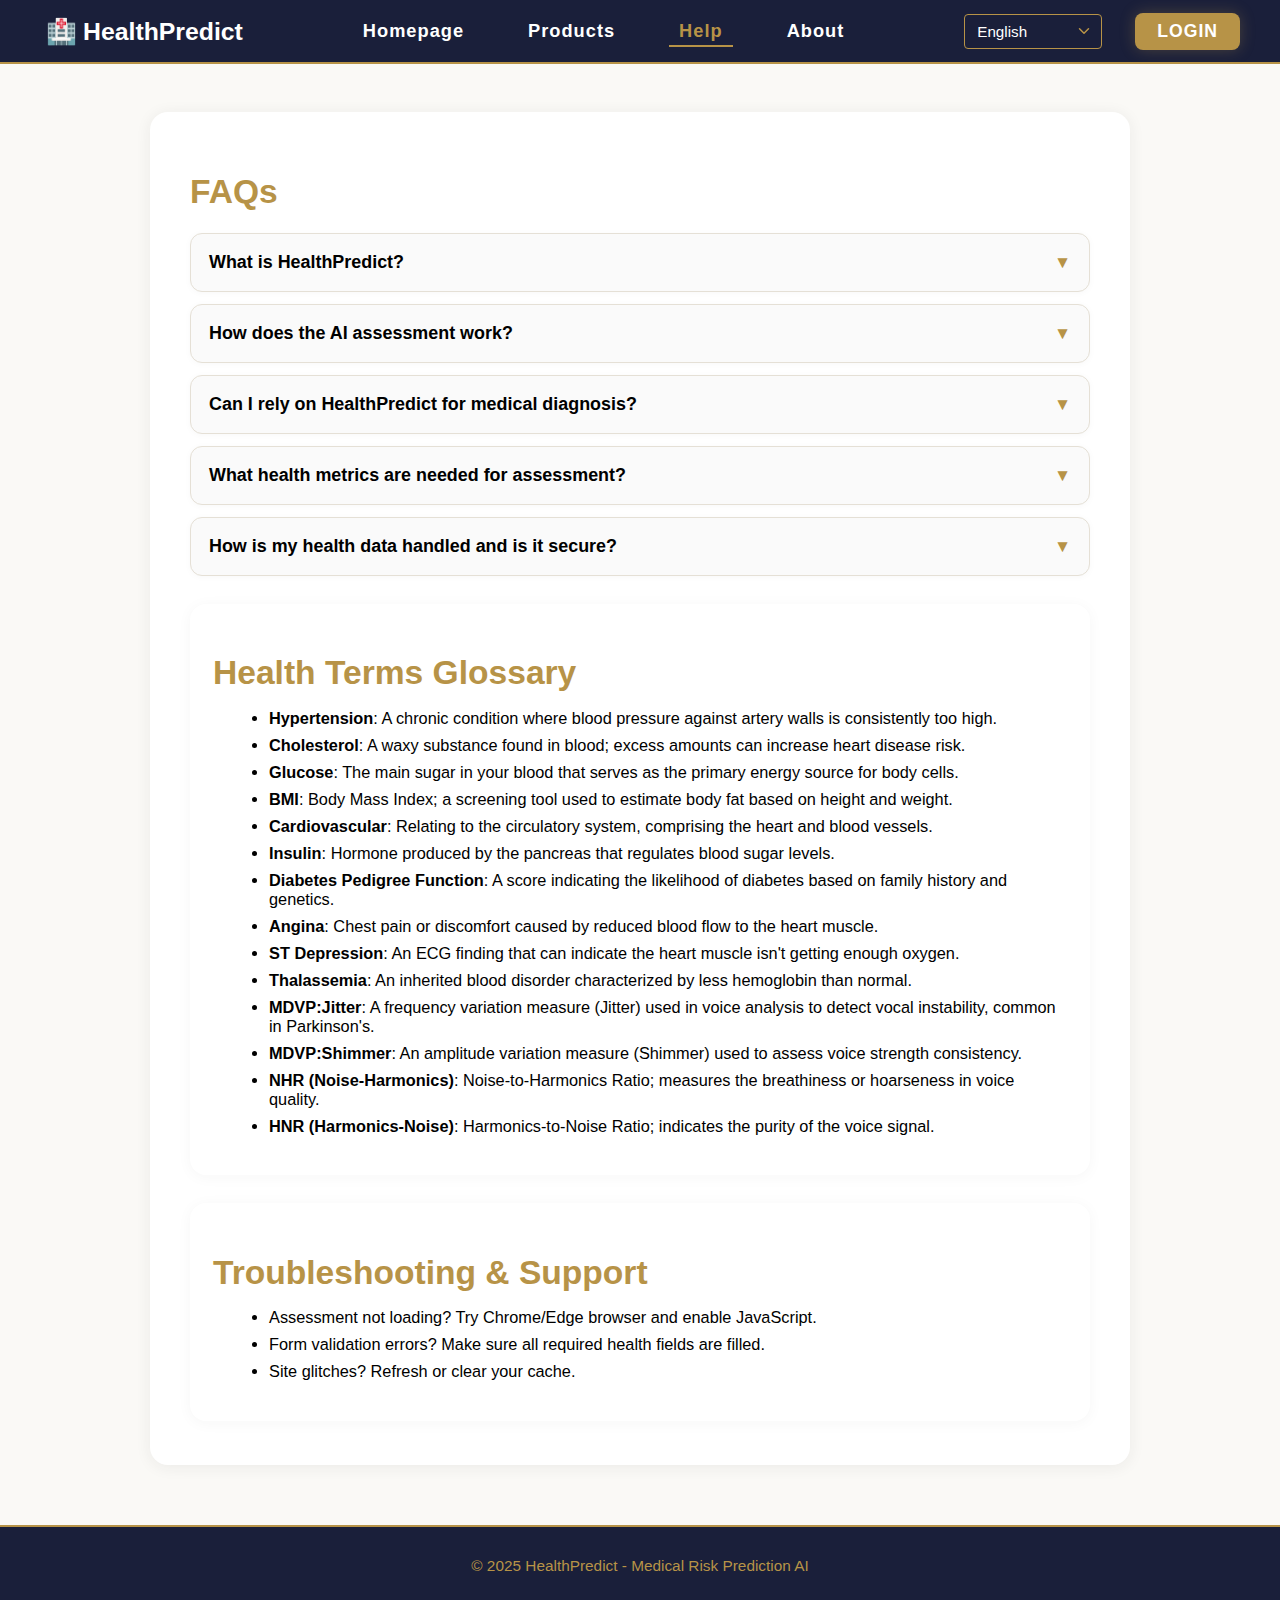
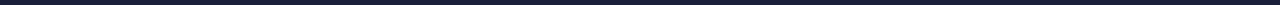
<file: frontend/help.html>
<!DOCTYPE html>
<html lang="en">

<head>
  <meta charset="UTF-8" />
  <meta name="viewport" content="width=device-width, initial-scale=1" />
  <meta name="description"
    content="HealthPredict Help & FAQ - Get answers about our AI medical risk assessment tools" />
  <meta name="keywords" content="help, FAQ, medical AI, health prediction, support" />
  <meta property="og:title" content="HealthPredict - Help & FAQ" />
  <meta property="og:description" content="Get help and answers about HealthPredict" />
  <link rel="icon" type="image/x-icon" href="favicon.ico">
  <title>HealthPredict - Help & FAQ</title>
  <link rel="stylesheet" href="./css/global.css?v=1.1" />
  <link rel="stylesheet" href="./css/help.css?v=1.1" />
  <link rel="preconnect" href="https://fonts.googleapis.com">
  <link rel="preconnect" href="https://fonts.gstatic.com" crossorigin>
  <link href="https://fonts.googleapis.com/css2?family=Noto+Serif+Devanagari:wght@100..900&display=swap"
    rel="stylesheet">
  <script src="./js/help.js" defer></script>
</head>

<body>
  <!-- NAVBAR -->
  <header>
    <div class="navbar">
      <div class="logo-text">🏥<span class="logo-text">HealthPredict</span></div>
      <nav>
        <ul class="nav-menu">
          <li><a href="index.html" class="nav-link" data-i18n="nav.home">Homepage</a></li>
          <li><a href="product.html" class="nav-link" data-i18n="nav.products">Products</a></li>
          <li><a href="help.html" class="nav-link active" data-i18n="nav.help">Help</a></li>
          <li><a href="about.html" class="nav-link" data-i18n="nav.about">About</a></li>
        </ul>
      </nav>
      <div style="display: flex; gap: 10px; align-items: center;">
        <select id="lang-select" class="lang-select">
          <option value="en">English</option>
          <option value="mr">Marathi (मराठी)</option>
        </select>
        <a href="login.html" class="login-btn" data-i18n="nav.login">Login</a>
      </div>
    </div>
  </header>

  <!-- MAIN CONTENT -->
  <main>
    <section class="help-container">
      <div class="faq-section">
        <h1 class="faq-title" data-i18n="help.faq_title">FAQs</h1>

        <div class="faq-list">
          <div class="faq-card">
            <button class="faq-question"><span data-i18n="help.q1">What is HealthPredict?</span></button>
            <div class="faq-answer">
              <p data-i18n="help.a1">HealthPredict is an AI-powered medical risk assessment platform that helps you
                evaluate your risk for heart disease, Parkinson's disease, and diabetes based on your health metrics and
                medical history.</p>
            </div>
          </div>
          <div class="faq-card">
            <button class="faq-question"><span data-i18n="help.q2">How does the AI assessment work?</span></button>
            <div class="faq-answer">
              <p data-i18n="help.a2">Our AI uses advanced machine learning models to analyze your health data—such as
                age, blood pressure, glucose levels, and family history—to provide a comprehensive risk assessment.</p>
            </div>
          </div>
          <div class="faq-card">
            <button class="faq-question"><span data-i18n="help.q3">Can I rely on HealthPredict for medical
                diagnosis?</span></button>
            <div class="faq-answer">
              <p data-i18n="help.a3">No, HealthPredict is not a substitute for a licensed healthcare provider. It
                provides risk assessments, not medical diagnoses. Always consult a qualified physician for medical
                advice and diagnosis.</p>
            </div>
          </div>
          <div class="faq-card">
            <button class="faq-question"><span data-i18n="help.q4">What health metrics are needed for
                assessment?</span></button>
            <div class="faq-answer">
              <p data-i18n="help.a4">Each assessment requires basic health metrics like age, weight, blood pressure,
                cholesterol levels, glucose levels, and family medical history. Most assessments take less than 5
                minutes to complete.</p>
            </div>
          </div>
          <div class="faq-card">
            <button class="faq-question"><span data-i18n="help.q5">How is my health data handled and is it
                secure?</span></button>
            <div class="faq-answer">
              <p data-i18n="help.a5">We prioritize your privacy: your health data is not stored permanently and is used
                only for assessment processing. HealthPredict does not share your personal health information with third
                parties.</p>
            </div>
          </div>
        </div>

        <!-- MEDICAL GLOSSARY -->
        <div class="support-below-faq">
          <h2 style=" color: #B79347; font-size: 2.1rem; font-weight: 800;" data-i18n="help.glossary_title">Health Terms
            Glossary</h2>
          <ul>
            <li><b>Hypertension</b>: <span data-i18n="help.g1">A chronic condition where blood pressure against artery
                walls is consistently too high.</span></li>
            <li><b>Cholesterol</b>: <span data-i18n="help.g2">A waxy substance found in blood; excess amounts can
                increase heart disease risk.</span></li>
            <li><b>Glucose</b>: <span data-i18n="help.g3">The main sugar in your blood that serves as the primary energy
                source for body cells.</span></li>
            <li><b>BMI</b>: <span data-i18n="help.g4">Body Mass Index; a screening tool used to estimate body fat based
                on height and weight.</span></li>
            <li><b>Cardiovascular</b>: <span data-i18n="help.g5">Relating to the circulatory system, comprising the
                heart and blood vessels.</span></li>
            <li><b>Insulin</b>: <span data-i18n="help.g6">Hormone produced by the pancreas that regulates blood sugar
                levels.</span></li>
            <li><b>Diabetes Pedigree Function</b>: <span data-i18n="help.g7">A score indicating the likelihood of
                diabetes based on family history and genetics.</span></li>
            <li><b>Angina</b>: <span data-i18n="help.g8">Chest pain or discomfort caused by reduced blood flow to the
                heart muscle.</span></li>
            <li><b>ST Depression</b>: <span data-i18n="help.g9">An ECG finding that can indicate the heart muscle isn't
                getting enough oxygen.</span></li>
            <li><b>Thalassemia</b>: <span data-i18n="help.g10">An inherited blood disorder characterized by less
                hemoglobin than normal.</span></li>
            <li><b>MDVP:Jitter</b>: <span data-i18n="help.g11">A frequency variation measure (Jitter) used in voice
                analysis to detect vocal instability, common in Parkinson's.</span></li>
            <li><b>MDVP:Shimmer</b>: <span data-i18n="help.g12">An amplitude variation measure (Shimmer) used to assess
                voice strength consistency.</span></li>
            <li><b>NHR (Noise-Harmonics)</b>: <span data-i18n="help.g13">Noise-to-Harmonics Ratio; measures the
                breathiness or hoarseness in voice quality.</span></li>
            <li><b>HNR (Harmonics-Noise)</b>: <span data-i18n="help.g14">Harmonics-to-Noise Ratio; indicates the purity
                of the voice signal.</span></li>
          </ul>
        </div>

        <!-- SUPPORT -->
        <div class="support-below-faq">
          <h2 style=" color: #B79347; font-size: 2.1rem; font-weight: 800;" data-i18n="help.support_title">
            Troubleshooting & Support</h2>
          <ul>
            <li data-i18n="help.s1"><b>Assessment not loading?</b> Try Chrome/Edge browser and enable JavaScript.</li>
            <li data-i18n="help.s2"><b>Form validation errors?</b> Make sure all required health fields are filled.</li>
            <li data-i18n="help.s3"><b>Site glitches?</b> Refresh or clear your cache.</li>
          </ul>
        </div>
        <div class="contact">

        </div>
      </div>
    </section>
  </main>

  <!-- FOOTER -->
  <footer>
    <p data-i18n="help.footer">© 2025 HealthPredict - Medical Risk Prediction AI</p>
  </footer>

  <!-- Global Scripts -->
  <script src="./js/translations.js?v=1.1"></script>
  <script src="./js/global.js?v=1.1" defer></script>
  <script src="./js/help.js?v=1.1" defer></script>
</body>

</html>
</file>
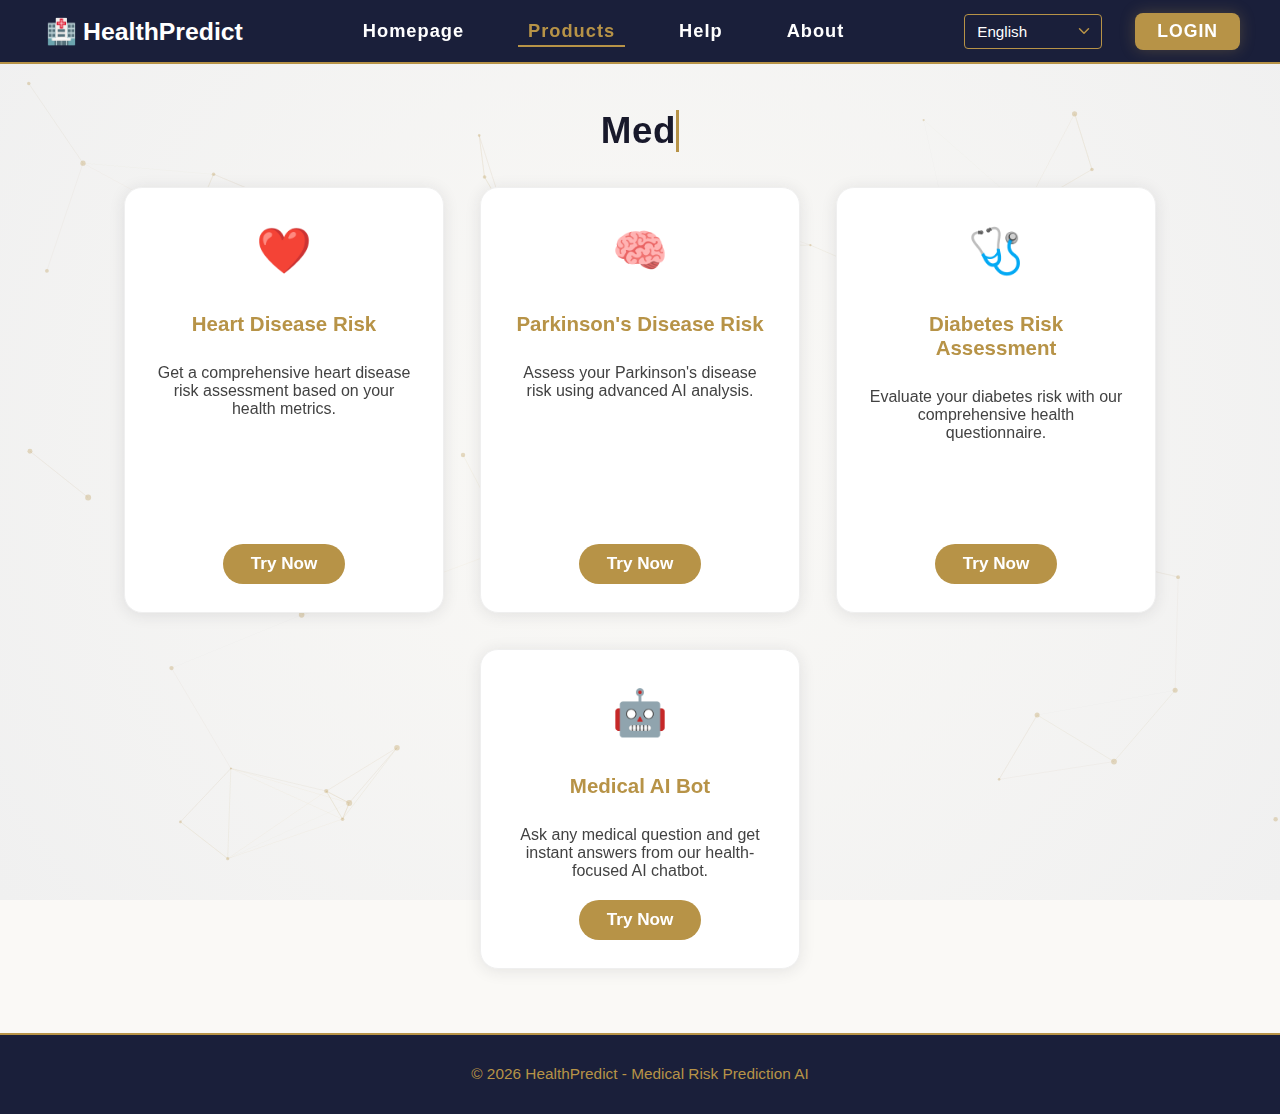
<file: frontend/product.html>
<!DOCTYPE html>
<html lang="en">

<head>
  <meta charset="UTF-8" />
  <meta name="viewport" content="width=device-width, initial-scale=1" />
  <meta name="description"
    content="HealthPredict Risk Assessment Tools - AI-powered predictions for heart disease, diabetes, and Parkinson's disease" />
  <meta name="keywords"
    content="health prediction, risk assessment, medical AI, heart disease, diabetes, Parkinson's" />
  <meta property="og:title" content="HealthPredict - Risk Assessment Tools" />
  <meta property="og:description" content="Explore our AI-powered medical risk assessment tools" />
  <link rel="icon" type="image/x-icon" href="favicon.ico">
  <title>HealthPredict - Risk Assessment Tools</title>
  <link rel="stylesheet" href="./css/global.css?v=1.1" />
  <link rel="stylesheet" href="./css/product.css?v=1.1" />
  <link rel="preconnect" href="https://fonts.googleapis.com">
  <link rel="preconnect" href="https://fonts.gstatic.com" crossorigin>
  <link href="https://fonts.googleapis.com/css2?family=Noto+Serif+Devanagari:wght@100..900&display=swap"
    rel="stylesheet">
</head>

<body>
  <!-- NAVBAR -->
  <header>
    <div class="navbar">
      <div class="logo-text">🏥<span class="logo-text">HealthPredict</span></div>
      <nav>
        <ul class="nav-menu">
          <li><a href="index.html" class="nav-link" data-i18n="nav.home">Homepage</a></li>
          <li><a href="product.html" class="nav-link active" data-i18n="nav.products">Products</a></li>
          <li><a href="help.html" class="nav-link" data-i18n="nav.help">Help</a></li>
          <li><a href="about.html" class="nav-link" data-i18n="nav.about">About</a></li>
        </ul>
      </nav>
      <div style="display: flex; gap: 10px; align-items: center;">
        <select id="lang-select" class="lang-select">
          <option value="en">English</option>
          <option value="mr">Marathi (मराठी)</option>
        </select>
        <a href="login.html" class="login-btn" data-i18n="nav.login">Login</a>
      </div>
    </div>
  </header>

  <section class="product-cards">
    <h1 class="product-heading" data-i18n="products.title">Medical Risk Assessment Tools</h1>
    <div class="cards-row">
      <!-- Card 1 -->
      <div class="product-card">
        <div class="card-icon">❤️</div>
        <h2 data-i18n="products.heart.title">Heart Disease Risk</h2>
        <p data-i18n="products.heart.desc">
          Get a comprehensive heart disease risk assessment based on your health metrics.
        </p>
        <p class="req-text" data-i18n="products.heart.req">
          <!-- Requirements will be injected here -->
        </p>
        <a href="http://localhost:8501" class="card-btn" target="_blank" data-i18n="products.heart.btn">Try Now</a>
      </div>
      <!-- Card 2 -->
      <div class="product-card">
        <div class="card-icon">🧠</div>
        <h2 data-i18n="products.parkinsons.title">Parkinson's Disease Risk</h2>
        <p data-i18n="products.parkinsons.desc">
          Assess your Parkinson's disease risk using advanced AI analysis.
        </p>
        <p class="req-text" data-i18n="products.parkinsons.req">
          <!-- Requirements will be injected here -->
        </p>
        <a href="http://localhost:8503" class="card-btn" target="_blank" data-i18n="products.parkinsons.btn">Try Now</a>
      </div>
      <!-- Card 3 -->
      <div class="product-card">
        <div class="card-icon">🩺</div>
        <h2 data-i18n="products.diabetes.title">Diabetes Risk Assessment</h2>
        <p data-i18n="products.diabetes.desc">
          Evaluate your diabetes risk with our comprehensive health questionnaire.
        </p>
        <p class="req-text" data-i18n="products.diabetes.req">
          <!-- Requirements will be injected here -->
        </p>
        <a href="http://localhost:8502" class="card-btn" target="_blank" data-i18n="products.diabetes.btn">Try Now</a>
      </div>
      <!-- Card 4 -->
      <div class="product-card">
        <div class="card-icon">🤖</div>
        <h2 data-i18n="products.bot.title">Medical AI Bot</h2>
        <p data-i18n="products.bot.desc">
          Ask any medical question and get instant answers from our health-focused AI chatbot.
        </p>
        <a href="http://localhost:8504" class="card-btn" target="_blank" data-i18n="products.bot.btn">Try Now</a>
      </div>
    </div>
  </section>

  <!-- FOOTER -->
  <footer>
    <p data-i18n="footer">© 2026 HealthPredict - Medical Risk Prediction AI</p>
  </footer>

  <!-- Global Script -->
  <script src="./js/translations.js?v=1.1"></script>
  <script src="./js/product.js?v=1.1" defer></script>
  <script src="./js/global.js?v=1.1" defer></script>
</body>

</html>
</file>
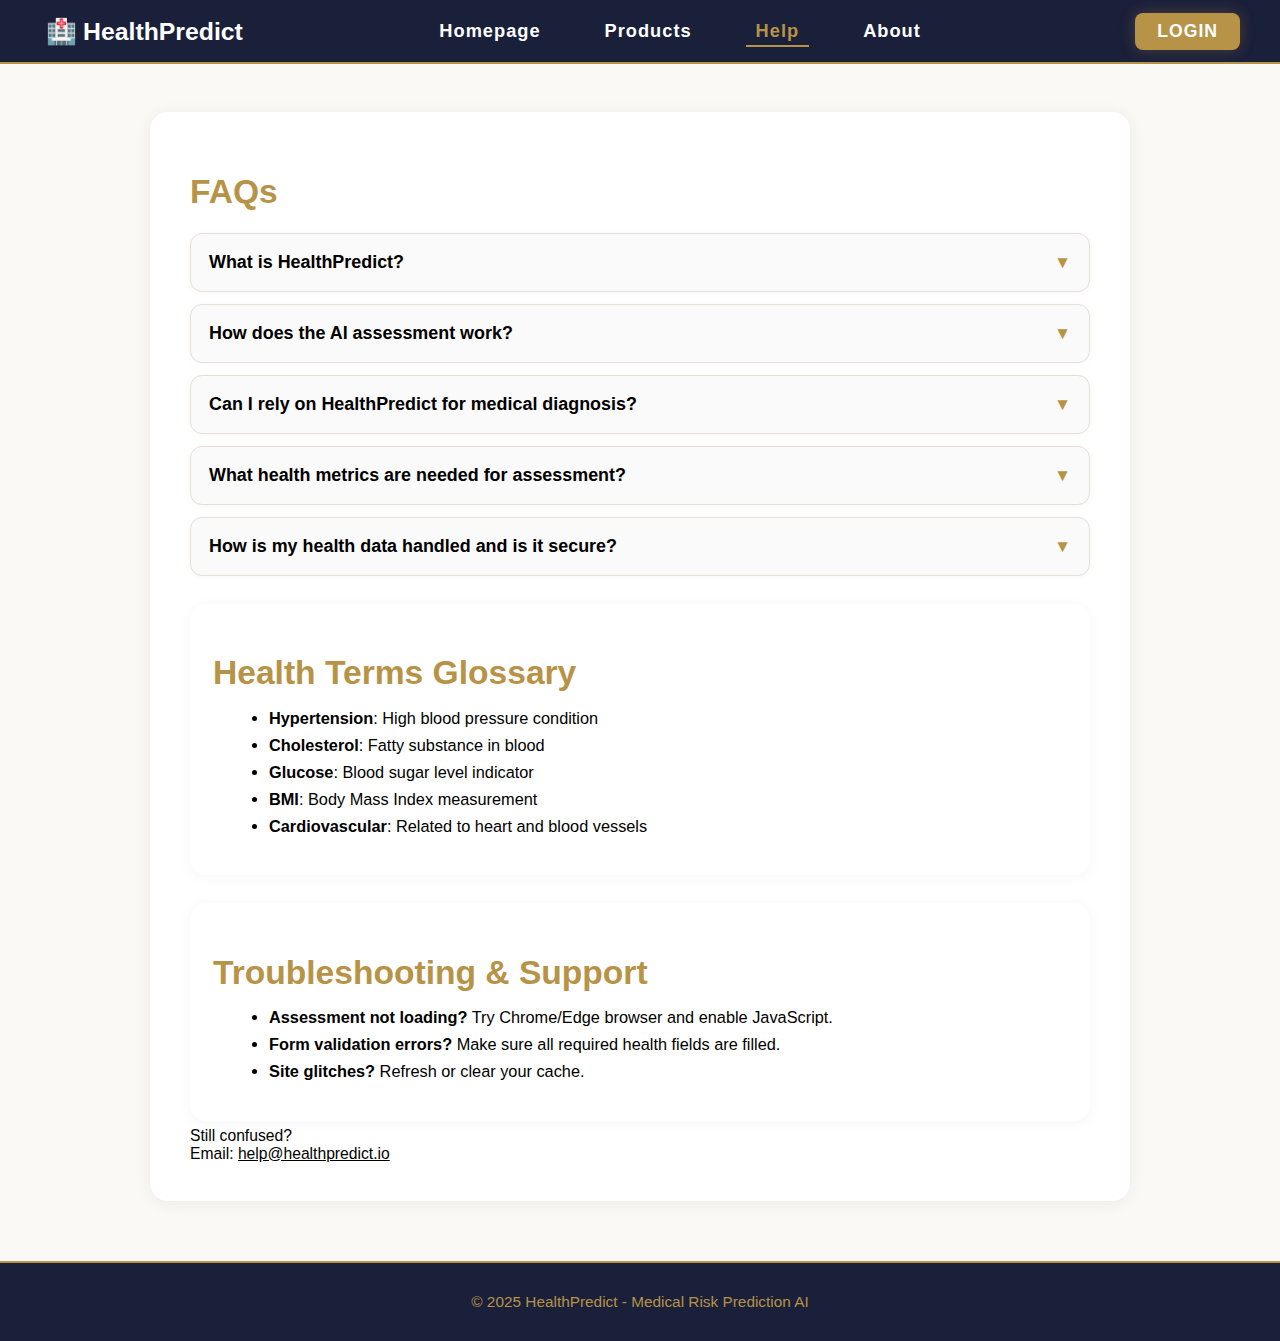
<file: zip/frontend/help.html>
<!DOCTYPE html>
<html lang="en">
<head>
  <meta charset="UTF-8" />
  <meta name="viewport" content="width=device-width, initial-scale=1" />
  <meta name="description" content="HealthPredict Help & FAQ - Get answers about our AI medical risk assessment tools" />
  <meta name="keywords" content="help, FAQ, medical AI, health prediction, support" />
  <meta property="og:title" content="HealthPredict - Help & FAQ" />
  <meta property="og:description" content="Get help and answers about HealthPredict" />
  <link rel="icon" type="image/x-icon" href="favicon.ico">
  <title>HealthPredict - Help & FAQ</title>
  <link rel="stylesheet" href="./css/global.css" />
  <link rel="stylesheet" href="./css/help.css" />
  <link rel="preconnect" href="https://fonts.googleapis.com">
  <link rel="preconnect" href="https://fonts.gstatic.com" crossorigin>
  <link href="https://fonts.googleapis.com/css2?family=Noto+Serif+Devanagari:wght@100..900&display=swap" rel="stylesheet">
  <script src="./js/help.js" defer></script>
</head>
<body>
  <!-- NAVBAR -->
  <header>
    <div class="navbar">
       <div class="logo-text">🏥<span class="logo-text">HealthPredict</span></div>
      <nav>
        <ul class="nav-menu">
          <li><a href="index.html" class="nav-link">Homepage</a></li>
          <li><a href="product.html" class="nav-link">Products</a></li>
          <li><a href="help.html" class="nav-link active">Help</a></li>
          <li><a href="about.html" class="nav-link">About</a></li>
        </ul>
      </nav>
      <a href="login.html" class="login-btn">Login</a>
    </div>
  </header>
              
  <!-- MAIN CONTENT -->
  <main>
    <section class="help-container">
      <div class="faq-section">
        <h1 class="faq-title">FAQs</h1>

        <div class="faq-list">
          <div class="faq-card">
            <button class="faq-question"><span>What is HealthPredict?</span></button>
            <div class="faq-answer">
              <p>HealthPredict is an AI-powered medical risk assessment platform that helps you evaluate your risk for heart disease, Parkinson's disease, and diabetes based on your health metrics and medical history.</p>
            </div>
          </div>
          <div class="faq-card">
            <button class="faq-question"><span>How does the AI assessment work?</span></button>
            <div class="faq-answer">
              <p>Our AI uses advanced machine learning models to analyze your health data—such as age, blood pressure, glucose levels, and family history—to provide a comprehensive risk assessment.</p>
            </div>
          </div>
          <div class="faq-card">
            <button class="faq-question"><span>Can I rely on HealthPredict for medical diagnosis?</span></button>
            <div class="faq-answer">
              <p>No, HealthPredict is not a substitute for a licensed healthcare provider. It provides risk assessments, not medical diagnoses. Always consult a qualified physician for medical advice and diagnosis.</p>
            </div>
          </div>
          <div class="faq-card">
            <button class="faq-question"><span>What health metrics are needed for assessment?</span></button>
            <div class="faq-answer">
              <p>Each assessment requires basic health metrics like age, weight, blood pressure, cholesterol levels, glucose levels, and family medical history. Most assessments take less than 5 minutes to complete.</p>
            </div>
          </div>
          <div class="faq-card">
            <button class="faq-question"><span>How is my health data handled and is it secure?</span></button>
            <div class="faq-answer">
              <p>We prioritize your privacy: your health data is not stored permanently and is used only for assessment processing. HealthPredict does not share your personal health information with third parties.</p>
            </div>
          </div>
        </div>

        <!-- MEDICAL GLOSSARY -->
        <div class="support-below-faq">
          <h2 style=" color: #B79347; font-size: 2.1rem; font-weight: 800;">Health Terms Glossary</h2>
          <ul>
            <li><b>Hypertension</b>: High blood pressure condition</li>
            <li><b>Cholesterol</b>: Fatty substance in blood</li>
            <li><b>Glucose</b>: Blood sugar level indicator</li>
            <li><b>BMI</b>: Body Mass Index measurement</li>
            <li><b>Cardiovascular</b>: Related to heart and blood vessels</li>
          </ul>
        </div>

        <!-- SUPPORT -->
        <div class="support-below-faq">
          <h2 style=" color: #B79347; font-size: 2.1rem; font-weight: 800;">Troubleshooting & Support</h2>
          <ul>
            <li><b>Assessment not loading?</b> Try Chrome/Edge browser and enable JavaScript.</li>
            <li><b>Form validation errors?</b> Make sure all required health fields are filled.</li>
            <li><b>Site glitches?</b> Refresh or clear your cache.</li>
          </ul>
        </div>
        <div class="contact">
            <span>Still confused? <br/>Email: <a href="mailto:help@healthpredict.io">help@healthpredict.io</a></span>
          </div>
      </div>
    </section>
  </main>

  <!-- FOOTER -->
  <footer>
    <p>© 2025 HealthPredict - Medical Risk Prediction AI</p>
  </footer>
  
  <!-- Global Scripts -->
  <script src="./js/global.js" defer></script>
  <script src="./js/help.js" defer></script>
</body>
</html>
</file>
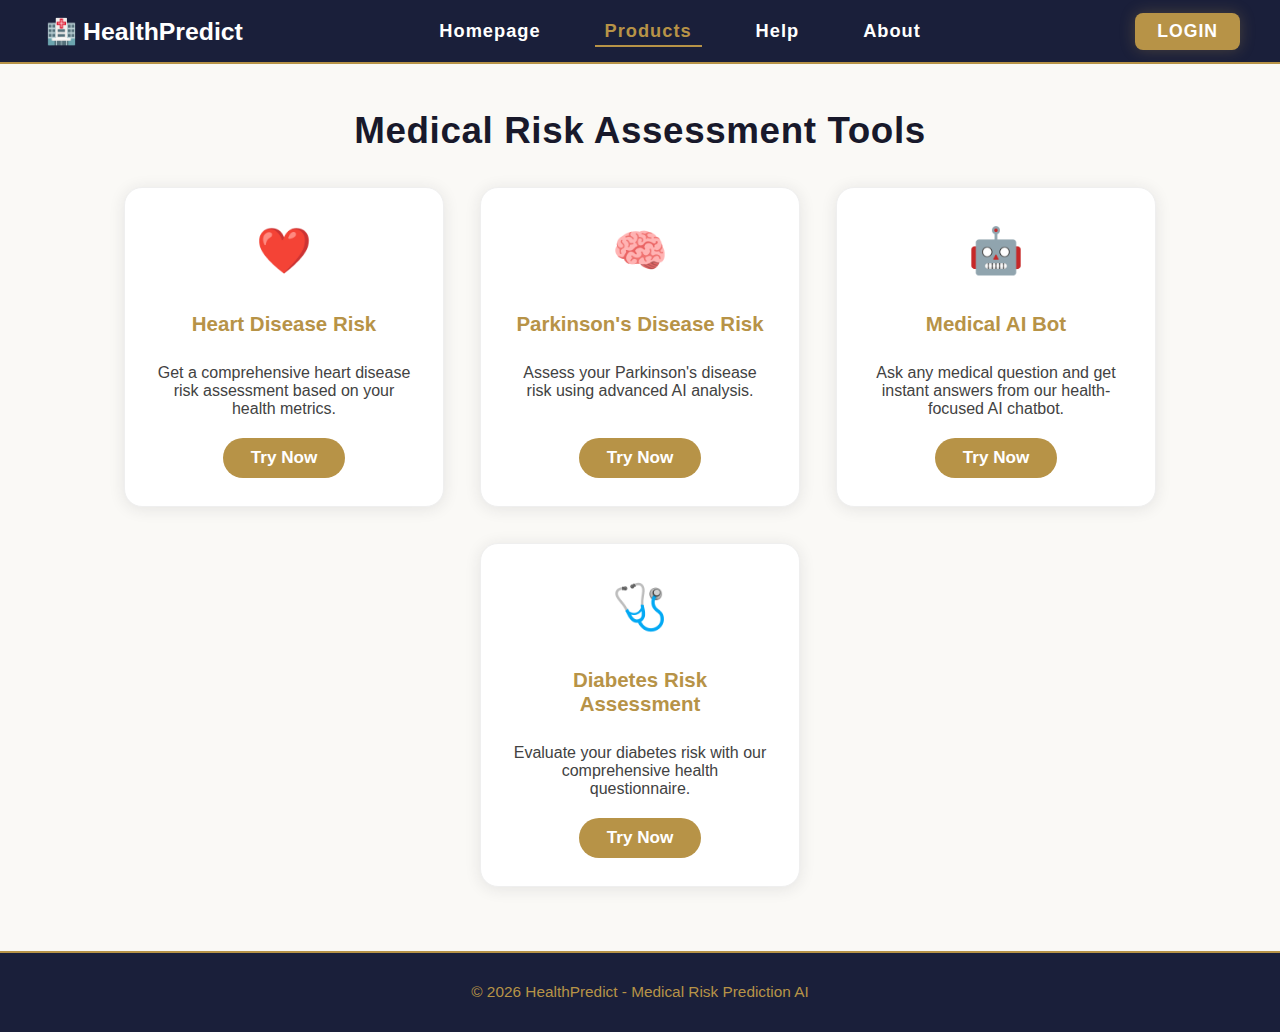
<file: zip/frontend/product.html>
<!DOCTYPE html>
<html lang="en">
<head>
  <meta charset="UTF-8" />
  <meta name="viewport" content="width=device-width, initial-scale=1" />
  <meta name="description" content="HealthPredict Risk Assessment Tools - AI-powered predictions for heart disease, diabetes, and Parkinson's disease" />
  <meta name="keywords" content="health prediction, risk assessment, medical AI, heart disease, diabetes, Parkinson's" />
  <meta property="og:title" content="HealthPredict - Risk Assessment Tools" />
  <meta property="og:description" content="Explore our AI-powered medical risk assessment tools" />
  <link rel="icon" type="image/x-icon" href="favicon.ico">
  <title>HealthPredict - Risk Assessment Tools</title>
  <link rel="stylesheet" href="./css/global.css" />
  <link rel="stylesheet" href="./css/product.css" />
  <link rel="preconnect" href="https://fonts.googleapis.com">
  <link rel="preconnect" href="https://fonts.gstatic.com" crossorigin>
  <link href="https://fonts.googleapis.com/css2?family=Noto+Serif+Devanagari:wght@100..900&display=swap" rel="stylesheet">
</head>
<body>
  <!-- NAVBAR -->
  <header>
    <div class="navbar">
   <div class="logo-text">🏥<span class="logo-text">HealthPredict</span></div>
      <nav>
        <ul class="nav-menu">
          <li><a href="index.html" class="nav-link">Homepage</a></li>
          <li><a href="product.html" class="nav-link active">Products</a></li>
          <li><a href="help.html" class="nav-link">Help</a></li>
          <li><a href="about.html" class="nav-link">About</a></li>
        </ul>
      </nav>
      <a href="login.html" class="login-btn">Login</a>
    </div>
  </header>

    <section class="product-cards">
      <h1 class="product-heading">Medical Risk Assessment Tools</h1>
      <div class="cards-row">
        <!-- Card 1 -->
        <div class="product-card">
          <div class="card-icon">❤️</div>
          <h2>Heart Disease Risk</h2>
          <p>
            Get a comprehensive heart disease risk assessment based on your health metrics.
          </p>
          <a href="http://localhost:8501" class="card-btn" target="_blank">Try Now</a>
        </div>
        <!-- Card 2 -->
        <div class="product-card">
          <div class="card-icon">🧠</div>
          <h2>Parkinson's Disease Risk</h2>
          <p>
            Assess your Parkinson's disease risk using advanced AI analysis.
          </p>
          <a href="http://localhost:8503" class="card-btn" target="_blank">Try Now</a>
        </div>
        <!-- Card 3 -->
        <div class="product-card">
          <div class="card-icon">🤖</div>
          <h2>Medical AI Bot</h2>
          <p>
            Ask any medical question and get instant answers from our health-focused AI chatbot.
          </p>
        <a href="http://localhost:8504" class="card-btn" target="_blank">Try Now</a>
        </div>
        <!-- Card 4 -->
        <div class="product-card">
          <div class="card-icon">🩺</div>
          <h2>Diabetes Risk Assessment</h2>
          <p>
            Evaluate your diabetes risk with our comprehensive health questionnaire.
          </p>
         <a href="http://localhost:8502" class="card-btn" target="_blank">Try Now</a>
        </div>
      </div>
    </section>

  <!-- FOOTER -->
  <footer>
    <p>© 2026 HealthPredict - Medical Risk Prediction AI</p>
  </footer>
  
  <!-- Global Script -->
  <script src="./js/global.js" defer></script>
</body>
</html>
</file>
<file: frontend/css/global.css>
/* ═══════════════════════════════════════════════════ */
/* CSS VARIABLES FOR CONSISTENT THEMING              */
/* ═══════════════════════════════════════════════════ */
:root {
  /* Colors - Navy and Golden Theme */
  --primary-dark: #1a1f3a;
  --primary-light: #ecf0f1;
  --primary-accent: #B79347;
  --text-dark: #ffffff;
  --text-light: #ffffff;
  --text-accent: #B79347;
  --accent-hover: #a6854a;



  /* Typography */
  --font-primary: 'Poppins', sans-serif;
  --font-devanagari: 'Orbitron', sans-serif;

  /* Spacing */
  --padding-large: 2.5rem;
  --padding-medium: 15px;
  --padding-small: 10px;

  /* Border Radius */
  --border-radius: 8px;
  --border-radius-small: 4px;
}

body {
  margin: 0;
  padding: 0;
  font-family: 'Segoe UI', Tahoma, Geneva, Verdana, sans-serif;
  background: #faf9f6;
  color: #18192b;
  min-height: 100vh;
  display: flex;
  flex-direction: column;
}

header {
  width: 100%;
}

.navbar {
  width: 100vw;
  background: #1a1f3a;
  height: 64px;
  display: flex;
  justify-content: space-between;
  align-items: center;
  padding: 0 var(--padding-large);
  box-sizing: border-box;
  border-bottom: 2px solid #B79347;
}

.logo {
  color: var(--primary-accent);
  font-size: 1.8rem;
  font-weight: bold;
  display: flex;
  align-items: center;
}

.logo-text {
  color: var(--text-light);
  font-weight: bold;
  font-size: 1.55rem;
  margin-left: 6px;
  font-family: var(--font-devanagari);
  font-optical-sizing: auto;
  font-style: normal;
  font-variation-settings: "wdth" 100;
}

.nav-menu {
  list-style: none;
  display: flex;
  gap: 44px;
  margin: 0;
  padding: 0;
}

nav {
  flex: 1 1 auto;
  display: flex;
  justify-content: center;
  align-items: center;
}

.nav-link {
  color: var(--text-light) !important;
  text-decoration: none !important;
  outline: none !important;
  font-size: 1.14rem;
  font-weight: 600;
  letter-spacing: 1px;
  padding: 4px 10px;
  border-radius: var(--border-radius-small);
  transition: all 0.3s ease;
  position: relative;
}

.nav-link::after {
  content: '';
  position: absolute;
  bottom: -2px;
  left: 0;
  width: 0;
  height: 2px;
  background: #B79347;
  transition: width 0.3s ease;
}

.nav-link:hover,
.nav-link.active {
  color: var(--primary-accent) !important;
}

.nav-link:hover::after,
.nav-link.active::after {
  width: 100%;
}

.login-btn {
  background: #B79347;
  color: white;
  text-decoration: none;
  padding: 8px 22px;
  border-radius: var(--border-radius);
  font-weight: bold;
  font-size: 1.1rem;
  transition: all 0.3s ease;
  border: none;
  margin-left: 18px;
  display: inline-block;
  text-transform: uppercase;
  letter-spacing: 1px;
  box-shadow: 0 0 15px rgba(183, 147, 71, 0.3);
}

.login-btn:hover {
  background: #a6854a;
  color: var(--text-light);
  cursor: pointer;
  transform: translateY(-2px);
  box-shadow: 0 0 25px rgba(183, 147, 71, 0.5);
}

footer {
  background: #1a1f3a;
  text-align: center;
  padding: var(--padding-medium) var(--padding-small);
  color: var(--text-accent);
  font-size: 0.96rem;
  margin-top: auto;
  border-top: 2px solid #B79347;
}

/* Language Selector Styling */
.lang-select {
  padding: 8px 12px;
  border-radius: var(--border-radius-small);
  background-color: transparent;
  color: var(--text-light);
  border: 1px solid var(--primary-accent);
  font-family: var(--font-primary);
  font-size: 0.95rem;
  font-weight: 500;
  cursor: pointer;
  outline: none;
  transition: all 0.3s ease;
  margin-right: 5px;
  /* Custom Arrow */
  -webkit-appearance: none;
  -moz-appearance: none;
  appearance: none;
  background-image: url("data:image/svg+xml;charset=UTF-8,%3csvg xmlns='http://www.w3.org/2000/svg' viewBox='0 0 24 24' fill='none' stroke='%23B79347' stroke-width='2' stroke-linecap='round' stroke-linejoin='round'%3e%3cpolyline points='6 9 12 15 18 9'%3e%3c/polyline%3e%3c/svg%3e");
  background-repeat: no-repeat;
  background-position: right 0.5rem center;
  background-size: 1.2em;
  padding-right: 30px;
}

.lang-select:hover,
.lang-select:focus {
  background-color: rgba(183, 147, 71, 0.1);
  box-shadow: 0 0 10px rgba(183, 147, 71, 0.2);
  border-color: var(--accent-hover);
}

.lang-select option {
  background-color: var(--primary-dark);
  color: var(--text-light);
  padding: 10px;
}

.req-text {
  font-size: 0.9rem;
  color: #B79347;
  font-weight: 500;
  margin-top: 10px;
  margin-bottom: 20px;
  font-style: italic;
}

/* ═══════════════════════════════════════════════════ */
/* CUSTOM MODAL & NOTIFICATION SYSTEM                */
/* ═══════════════════════════════════════════════════ */

.h-modal-overlay {
  position: fixed;
  top: 0;
  left: 0;
  width: 100%;
  height: 100%;
  background: rgba(26, 31, 58, 0.85);
  display: flex;
  justify-content: center;
  align-items: center;
  z-index: 9999;
  backdrop-filter: blur(5px);
  opacity: 0;
  visibility: hidden;
  transition: all 0.3s ease;
}

.h-modal-overlay.active {
  opacity: 1;
  visibility: visible;
}

.h-modal {
  background: #ffffff;
  width: 90%;
  max-width: 450px;
  border-radius: 15px;
  padding: 30px;
  box-shadow: 0 15px 35px rgba(0, 0, 0, 0.2);
  transform: translateY(20px);
  transition: all 0.3s ease;
  border-top: 5px solid var(--primary-accent);
  text-align: center;
}

.h-modal-overlay.active .h-modal {
  transform: translateY(0);
}

.h-modal-title {
  color: var(--primary-dark);
  font-size: 1.5rem;
  font-weight: bold;
  margin-bottom: 15px;
  font-family: var(--font-primary);
}

.h-modal-text {
  color: #555;
  font-size: 1.05rem;
  line-height: 1.6;
  margin-bottom: 25px;
}

.h-modal-footer {
  display: flex;
  justify-content: center;
  gap: 15px;
}

.h-modal-btn {
  padding: 10px 25px;
  border-radius: 8px;
  font-weight: 600;
  cursor: pointer;
  transition: all 0.2s ease;
  border: none;
  font-size: 1rem;
}

.h-modal-btn-primary {
  background: var(--primary-accent);
  color: white;
}

.h-modal-btn-primary:hover {
  background: var(--accent-hover);
  transform: scale(1.05);
}

.h-modal-btn-secondary {
  background: #f1f1f1;
  color: #333;
}

.h-modal-btn-secondary:hover {
  background: #e5e5e5;
}

/* Toast Notification Styling */
.h-toast {
  position: fixed;
  bottom: 30px;
  right: 30px;
  background: var(--primary-dark);
  color: white;
  padding: 15px 25px;
  border-radius: 10px;
  box-shadow: 0 10px 20px rgba(0,0,0,0.2);
  border-left: 5px solid var(--primary-accent);
  display: flex;
  align-items: center;
  gap: 12px;
  z-index: 10000;
  transform: translateX(120%);
  transition: transform 0.4s cubic-bezier(0.175, 0.885, 0.32, 1.275);
}

.h-toast.active {
  transform: translateX(0);
}

.h-toast-icon {
  color: var(--primary-accent);
  font-size: 1.2rem;
}
</file>
<file: frontend/css/help.css>
/* Make container full width with some horizontal padding */
.help-container {
  max-width: 100vw;
  width: 100%;
  margin: 48px 0 60px 0;
  padding: 0 20px;
  box-sizing: border-box;
}

.faq-section {
  max-width: 900px;
  margin: 0 auto;
  background: #fff;
  border-radius: 18px;
  box-shadow: 0 2px 16px rgba(44,44,45,0.07);
  padding: 38px 40px;
  color: #000; /* Make all text black by default inside faq section */
}

.faq-title {
  color: #B79347;
  font-size: 2.1rem;
  font-weight: 800;
  margin-bottom: 22px;
}

/* FAQ card styles */
.faq-list {
  width: 100%;
}
.faq-card {
  margin-bottom: 12px;
  border-radius: 12px;
  overflow: hidden;
  border: 1.1px solid #e5e0d6;
  box-shadow: 0 1px 7px rgba(44,44,45,0.03);
  background: #fafafa;
}
.faq-question {
  width: 100%;
  text-align: left;
  padding: 18px;
  background: none;
  border: none;
  font-size: 1.12rem;
  font-weight: 700;
  color: #000; /* black FAQ questions */
  cursor: pointer;
}
.faq-question:after {
  content: "▼";
  float: right;
  color: #B79347;
  font-size: 1.08rem;
  transition: transform 0.3s;
}
.faq-card.open .faq-question:after {
  content: "▲";
}
.faq-answer {
  padding: 0 18px 12px;
  font-size: 1.02rem;
  color: #000; /* black FAQ answers */
  display: none;
  background: #fff;
}
.faq-card.open .faq-answer {
  display: block;
  animation: expandFadeIn 0.23s ease;
}
@keyframes expandFadeIn {
  from { opacity: 0; transform: translateY(-13px);}
  to { opacity: 1; transform: translateY(0);}
}

/* Glossary & Support stacked below */
.support-below-faq {
  background: #fff;
  border-radius: 16px;
  box-shadow: 0 2px 15px rgba(44,44,45,0.04);
  padding: 23px;
  margin-top: 28px;
  color: #000;
}
.support-below-faq h2 {
  color: #000;
  font-size: 1.17rem;
  margin-bottom: 13px;
  font-weight: 800;
}
.support-below-faq ul {
  font-size: 1.02rem;
  margin-left: 16px;
}
.support-below-faq li {
  margin-bottom: 8px;
}
.contact {
  font-size: 0.98rem;
  margin-top: 6px;
  color: #000;
}
.contact a {
  color: #000;
  text-decoration: underline;
}
.contact a:hover {
  text-decoration: none;
}

/* Responsive */
@media (max-width: 600px) {
  .faq-section {
    padding: 24px 18px;
  }
  .help-container {
    padding: 0 12px;
  }
}
</file>
<file: frontend/css/product.css>
body {
  background: #faf9f6;
}

/* Product Heading */
.product-heading {
  text-align: center;
  margin-top: 46px;
  margin-bottom: 35px;
  font-size: 2.3rem;
  color: #18192b;
  font-weight: 800;
  letter-spacing: 0.6px;
}

/* Card Layout */
.product-cards {
  max-width: 1200px;
  margin: 0 auto 64px auto;
  padding: 0 16px;
}

.cards-row {
  display: flex;
  justify-content: center;
  flex-wrap: wrap;
  gap: 36px;
}

/* Individual Card */
.product-card {
  background: #fff;
  border-radius: 18px;
  box-shadow: 0 2px 16px 0 rgba(44, 44, 45, 0.10);
  padding: 36px 30px 28px 30px;
  width: 258px;
  text-align: center;
  display: flex;
  flex-direction: column;
  align-items: center;
  color: #18192b;
  border: 1.2px solid #efefef;
  /* Updated transitions for animation + hover */
  transition: box-shadow 0.19s, border-color 0.19s, transform 0.6s cubic-bezier(0.2, 0.8, 0.2, 1), opacity 0.6s ease-out;

  /* Initial hidden state for stagger animation */
  opacity: 0;
  transform: translateY(40px);
}

.product-card.visible {
  opacity: 1;
  transform: translateY(0);
}

.product-card:hover {
  border-color: #B79347;
  box-shadow: 0 9px 28px 0 rgba(183, 147, 71, 0.18);
  transform: translateY(-3px) scale(1.025);
}

.card-icon {
  font-size: 2.8rem;
  margin-bottom: 18px;
  color: #B79347;
}

.product-card h2 {
  font-size: 1.28rem;
  font-weight: 700;
  margin-bottom: 12px;
  color: #B79347;
}

.product-card p {
  font-size: 1rem;
  color: #424242;
  min-height: 52px;
  margin-bottom: 20px;
  font-weight: 500;
}

.card-btn {
  display: inline-block;
  background: #B79347;
  color: white;
  font-weight: bold;
  padding: 10px 28px;
  border-radius: 23px;
  text-decoration: none;
  margin-top: auto;
  font-size: 1.07rem;
  transition: background 0.2s, color 0.2s;
}

.card-btn:hover {
  background: #cfab42;
  color: #06061C;
}

/* Responsive */
@media (max-width: 1100px) {
  .cards-row {
    gap: 22px;
  }

  .product-card {
    width: 200px;
    padding: 30px 16px 18px 16px;
  }
}

@media (max-width: 800px) {
  .cards-row {
    flex-wrap: wrap;
    justify-content: center;
  }
}

@media (max-width: 600px) {
  .product-heading {
    font-size: 1.15rem;
    margin-top: 28px;
    margin-bottom: 14px;
  }

  .cards-row {
    flex-direction: column;
    align-items: center;
    gap: 18px;
  }

  .product-card {
    width: 94vw;
    min-width: 0;
  }
}

/* Add shimmer animation to product cards on hover - consolidated properties */
.product-card {
  position: relative;
  overflow: hidden;
  /* Ensure transition matches the one defined above for stagger animation */
  transition: box-shadow 0.19s, border-color 0.19s, transform 0.6s cubic-bezier(0.2, 0.8, 0.2, 1), opacity 0.6s ease-out;
}

/* Shimmer effect overlay */
.product-card::before {
  content: "";
  position: absolute;
  top: -50%;
  left: -75%;
  width: 50%;
  height: 200%;
  background: linear-gradient(120deg,
      rgba(215, 183, 77, 0) 0%,
      rgba(215, 183, 77, 0.4) 50%,
      rgba(215, 183, 77, 0) 100%);
  transform: skewX(-25deg);
  transition: opacity 0.4s ease;
  opacity: 0;
  pointer-events: none;
  z-index: 2;
}

/* Keyframes for shimmer animation */
@keyframes shimmerMove {
  0% {
    left: -75%;
  }

  100% {
    left: 125%;
  }
}

/* Sparkle effect - multiple small spark shapes */
.product-card::after {
  content: "";
  position: absolute;
  top: 0;
  left: 0;
  width: 100%;
  height: 100%;
  background-image:
    radial-gradient(circle 2px at 20% 20%, rgba(223, 188, 73, 0.8), transparent 70%),
    radial-gradient(circle 3px at 80% 30%, rgba(223, 188, 73, 0.8), transparent 70%),
    radial-gradient(circle 1.5px at 40% 70%, rgba(223, 188, 73, 0.8), transparent 70%),
    radial-gradient(circle 2px at 65% 80%, rgba(223, 188, 73, 0.8), transparent 70%),
    radial-gradient(circle 1.5px at 85% 85%, rgba(223, 188, 73, 0.8), transparent 70%);
  opacity: 0;
  pointer-events: none;
  z-index: 3;
  transition: opacity 0.4s ease;
}

/* On hover, start shimmer and sparkle */
/* On hover, start shimmer and sparkle */
.product-card:hover::before {
  opacity: 1;
  animation: shimmerMove 1.6s linear infinite;
  /* faster by 20% */
}

.product-card:hover::after {
  opacity: 1;
  animation: sparkleTwinkle 1.5s ease-in-out infinite alternate;
  /* sparkle speed unchanged */
}

/* Sparkle twinkle animation */
@keyframes sparkleTwinkle {
  0% {
    opacity: 0.8;
    filter: brightness(1);
  }

  100% {
    opacity: 1;
    filter: brightness(1.5);
  }
}

/* Particle Canvas */
#particle-canvas {
  position: fixed;
  top: 0;
  left: 0;
  width: 100%;
  height: 100%;
  z-index: -1;
  pointer-events: none;
  background: radial-gradient(circle at 50% 50%, #faf9f6 0%, #f0f0f0 100%);
}

/* Spotlight Effect on Card Hover - enhancing existing hover */
.product-card:hover {
  /* Dynamic spotlight border effect simulation using box-shadow */
  box-shadow:
    0 9px 28px 0 rgba(183, 147, 71, 0.18),
    0 0 20px 2px rgba(183, 147, 71, 0.1);
  /* Soft glow */
  border-color: rgba(183, 147, 71, 0.6);
  transform: translateY(-3px) scale(1.025);
}

/* Ensure card text is above particles if z-index issues arise */
.product-card {
  background: #fff;
  border-radius: 18px;
  box-shadow: 0 2px 16px 0 rgba(44, 44, 45, 0.10);
  padding: 36px 30px 28px 30px;
  width: 258px;
  text-align: center;
  display: flex;
  flex-direction: column;
  align-items: center;
  color: #18192b;
  border: 1.2px solid #efefef;
  /* Updated transitions for animation + hover */
  transition: box-shadow 0.19s, border-color 0.19s, transform 0.6s cubic-bezier(0.2, 0.8, 0.2, 1), opacity 0.6s ease-out;

  /* Initial hidden state for stagger animation */
  opacity: 0;
  transform: translateY(40px);
  z-index: 1;
  background: white;
  /* Ensure non-transparent */
}
</file>
<file: zip/frontend/css/global.css>
/* ═══════════════════════════════════════════════════ */
/* CSS VARIABLES FOR CONSISTENT THEMING              */
/* ═══════════════════════════════════════════════════ */
:root {
  /* Colors - Navy and Golden Theme */
  --primary-dark: #1a1f3a;
  --primary-light: #ecf0f1;
  --primary-accent: #B79347;
  --text-dark: #ffffff;
  --text-light: #ffffff;
  --text-accent: #B79347;
  --accent-hover: #a6854a;
  

  
  /* Typography */
  --font-primary: 'Poppins', sans-serif;
  --font-devanagari: 'Orbitron', sans-serif;
  
  /* Spacing */
  --padding-large: 2.5rem;
  --padding-medium: 15px;
  --padding-small: 10px;
  
  /* Border Radius */
  --border-radius: 8px;
  --border-radius-small: 4px;
}

body {
  margin: 0;
  padding: 0;
  font-family: 'Segoe UI', Tahoma, Geneva, Verdana, sans-serif;
  background: #faf9f6;
  color: #18192b;
  min-height: 100vh;
  display: flex;
  flex-direction: column;
}

header {
  width: 100%;
}

.navbar {
  width: 100vw;
  background: #1a1f3a;
  height: 64px;
  display: flex;
  justify-content: space-between;
  align-items: center;
  padding: 0 var(--padding-large);
  box-sizing: border-box;
  border-bottom: 2px solid #B79347;
}

.logo {
  color: var(--primary-accent);
  font-size: 1.8rem;
  font-weight: bold;
  display: flex;
  align-items: center;
}

.logo-text {
  color: var(--text-light);
  font-weight: bold;
  font-size: 1.55rem;
  margin-left: 6px;
  font-family: var(--font-devanagari);
  font-optical-sizing: auto;
  font-style: normal;
  font-variation-settings: "wdth" 100;
}

.nav-menu {
  list-style: none;
  display: flex;
  gap: 44px;
  margin: 0;
  padding: 0;
}

nav {
  flex: 1 1 auto;
  display: flex;
  justify-content: center;
  align-items: center;
}

.nav-link {
  color: var(--text-light) !important;
  text-decoration: none !important;
  outline: none !important;
  font-size: 1.14rem;
  font-weight: 600;
  letter-spacing: 1px;
  padding: 4px 10px;
  border-radius: var(--border-radius-small);
  transition: all 0.3s ease;
  position: relative;
}

.nav-link::after {
  content: '';
  position: absolute;
  bottom: -2px;
  left: 0;
  width: 0;
  height: 2px;
  background: #B79347;
  transition: width 0.3s ease;
}

.nav-link:hover,
.nav-link.active {
  color: var(--primary-accent) !important;
}

.nav-link:hover::after,
.nav-link.active::after {
  width: 100%;
}

.login-btn {
  background: #B79347;
  color: white;
  text-decoration: none;
  padding: 8px 22px;
  border-radius: var(--border-radius);
  font-weight: bold;
  font-size: 1.1rem;
  transition: all 0.3s ease;
  border: none;
  margin-left: 18px;
  display: inline-block;
  text-transform: uppercase;
  letter-spacing: 1px;
  box-shadow: 0 0 15px rgba(183, 147, 71, 0.3);
}

.login-btn:hover {
  background: #a6854a;
  color: var(--text-light);
  cursor: pointer;
  transform: translateY(-2px);
  box-shadow: 0 0 25px rgba(183, 147, 71, 0.5);
}

footer {
  background: #1a1f3a;
  text-align: center;
  padding: var(--padding-medium) var(--padding-small);
  color: var(--text-accent);
  font-size: 0.96rem;
  margin-top: auto;
  border-top: 2px solid #B79347;
}
</file>
<file: zip/frontend/css/help.css>
/* Make container full width with some horizontal padding */
.help-container {
  max-width: 100vw;
  width: 100%;
  margin: 48px 0 60px 0;
  padding: 0 20px;
  box-sizing: border-box;
}

.faq-section {
  max-width: 900px;
  margin: 0 auto;
  background: #fff;
  border-radius: 18px;
  box-shadow: 0 2px 16px rgba(44,44,45,0.07);
  padding: 38px 40px;
  color: #000; /* Make all text black by default inside faq section */
}

.faq-title {
  color: #B79347;
  font-size: 2.1rem;
  font-weight: 800;
  margin-bottom: 22px;
}

/* FAQ card styles */
.faq-list {
  width: 100%;
}
.faq-card {
  margin-bottom: 12px;
  border-radius: 12px;
  overflow: hidden;
  border: 1.1px solid #e5e0d6;
  box-shadow: 0 1px 7px rgba(44,44,45,0.03);
  background: #fafafa;
}
.faq-question {
  width: 100%;
  text-align: left;
  padding: 18px;
  background: none;
  border: none;
  font-size: 1.12rem;
  font-weight: 700;
  color: #000; /* black FAQ questions */
  cursor: pointer;
}
.faq-question:after {
  content: "▼";
  float: right;
  color: #B79347;
  font-size: 1.08rem;
  transition: transform 0.3s;
}
.faq-card.open .faq-question:after {
  content: "▲";
}
.faq-answer {
  padding: 0 18px 12px;
  font-size: 1.02rem;
  color: #000; /* black FAQ answers */
  display: none;
  background: #fff;
}
.faq-card.open .faq-answer {
  display: block;
  animation: expandFadeIn 0.23s ease;
}
@keyframes expandFadeIn {
  from { opacity: 0; transform: translateY(-13px);}
  to { opacity: 1; transform: translateY(0);}
}

/* Glossary & Support stacked below */
.support-below-faq {
  background: #fff;
  border-radius: 16px;
  box-shadow: 0 2px 15px rgba(44,44,45,0.04);
  padding: 23px;
  margin-top: 28px;
  color: #000;
}
.support-below-faq h2 {
  color: #000;
  font-size: 1.17rem;
  margin-bottom: 13px;
  font-weight: 800;
}
.support-below-faq ul {
  font-size: 1.02rem;
  margin-left: 16px;
}
.support-below-faq li {
  margin-bottom: 8px;
}
.contact {
  font-size: 0.98rem;
  margin-top: 6px;
  color: #000;
}
.contact a {
  color: #000;
  text-decoration: underline;
}
.contact a:hover {
  text-decoration: none;
}

/* Responsive */
@media (max-width: 600px) {
  .faq-section {
    padding: 24px 18px;
  }
  .help-container {
    padding: 0 12px;
  }
}
</file>
<file: zip/frontend/css/product.css>
body {
  background: #faf9f6;
}

/* Product Heading */
.product-heading {
  text-align: center;
  margin-top: 46px;
  margin-bottom: 35px;
  font-size: 2.3rem;
  color: #18192b;
  font-weight: 800;
  letter-spacing: 0.6px;
}

/* Card Layout */
.product-cards {
  max-width: 1200px;
  margin: 0 auto 64px auto;
  padding: 0 16px;
}

.cards-row {
  display: flex;
  justify-content: center;
  flex-wrap: wrap;
  gap: 36px;
}

/* Individual Card */
.product-card {
  background: #fff;
  border-radius: 18px;
  box-shadow: 0 2px 16px 0 rgba(44,44,45,0.10);
  padding: 36px 30px 28px 30px;
  width: 258px;
  text-align: center;
  display: flex;
  flex-direction: column;
  align-items: center;
  color: #18192b;
  border: 1.2px solid #efefef;
  transition: box-shadow 0.19s, border-color 0.19s, transform 0.21s;
}

.product-card:hover {
  border-color: #B79347;
  box-shadow: 0 9px 28px 0 rgba(183,147,71,0.18);
  transform: translateY(-3px) scale(1.025);
}

.card-icon {
  font-size: 2.8rem;
  margin-bottom: 18px;
  color: #B79347;
}

.product-card h2 {
  font-size: 1.28rem;
  font-weight: 700;
  margin-bottom: 12px;
  color: #B79347;
}

.product-card p {
  font-size: 1rem;
  color: #424242;
  min-height: 52px;
  margin-bottom: 20px;
  font-weight: 500;
}

.card-btn {
  display: inline-block;
  background: #B79347;
  color: white;
  font-weight: bold;
  padding: 10px 28px;
  border-radius: 23px;
  text-decoration: none;
  margin-top: auto;
  font-size: 1.07rem;
  transition: background 0.2s, color 0.2s;
}
.card-btn:hover {
  background: #cfab42;
  color: #06061C;
}

/* Responsive */
@media (max-width: 1100px) {
  .cards-row { gap: 22px; }
  .product-card { width: 200px; padding: 30px 16px 18px 16px; }
}
@media (max-width: 800px) {
  .cards-row { flex-wrap: wrap; justify-content: center; }
}
@media (max-width: 600px) {
  .product-heading { font-size: 1.15rem; margin-top: 28px; margin-bottom: 14px; }
  .cards-row { flex-direction: column; align-items: center; gap: 18px; }
  .product-card { width: 94vw; min-width: 0; }
}

/* Add shimmer animation to product cards on hover */
.product-card {
  position: relative;
  overflow: hidden;
  transition: box-shadow 0.19s, border-color 0.19s, transform 0.21s;
  /* Existing styles here */
  background: #fff;
  border-radius: 18px;
  box-shadow: 0 2px 16px 0 rgba(44,44,45,0.10);
  padding: 36px 30px 28px 30px;
  width: 258px;
  text-align: center;
  display: flex;
  flex-direction: column;
  align-items: center;
  color: #18192b;
  border: 1.2px solid #efefef;
}

/* Shimmer effect overlay */
.product-card::before {
  content: "";
  position: absolute;
  top: -50%;
  left: -75%;
  width: 50%;
  height: 200%;
  background: linear-gradient(
    120deg,
    rgba(215, 183, 77, 0) 0%,
    rgba(215, 183, 77, 0.4) 50%,
    rgba(215, 183, 77, 0) 100%
  );
  transform: skewX(-25deg);
  transition: opacity 0.4s ease;
  opacity: 0;
  pointer-events: none;
  z-index: 2;
}

/* Keyframes for shimmer animation */
@keyframes shimmerMove {
  0% {
    left: -75%;
  }
  100% {
    left: 125%;
  }
}

/* Sparkle effect - multiple small spark shapes */
.product-card::after {
  content: "";
  position: absolute;
  top: 0;
  left: 0;
  width: 100%;
  height: 100%;
  background-image:
    radial-gradient(circle 2px at 20% 20%, rgba(223, 188, 73, 0.8), transparent 70%),
    radial-gradient(circle 3px at 80% 30%, rgba(223, 188, 73, 0.8), transparent 70%),
    radial-gradient(circle 1.5px at 40% 70%, rgba(223, 188, 73, 0.8), transparent 70%),
    radial-gradient(circle 2px at 65% 80%, rgba(223, 188, 73, 0.8), transparent 70%),
    radial-gradient(circle 1.5px at 85% 85%, rgba(223, 188, 73, 0.8), transparent 70%);
  opacity: 0;
  pointer-events: none;
  z-index: 3;
  transition: opacity 0.4s ease;
}

/* On hover, start shimmer and sparkle */
/* On hover, start shimmer and sparkle */
.product-card:hover::before {
  opacity: 1;
  animation: shimmerMove 1.6s linear infinite; /* faster by 20% */
}

.product-card:hover::after {
  opacity: 1;
  animation: sparkleTwinkle 1.5s ease-in-out infinite alternate; /* sparkle speed unchanged */
}

/* Sparkle twinkle animation */
@keyframes sparkleTwinkle {
  0% {
    opacity: 0.8;
    filter: brightness(1);
  }
  100% {
    opacity: 1;
    filter: brightness;
  }
</file>
